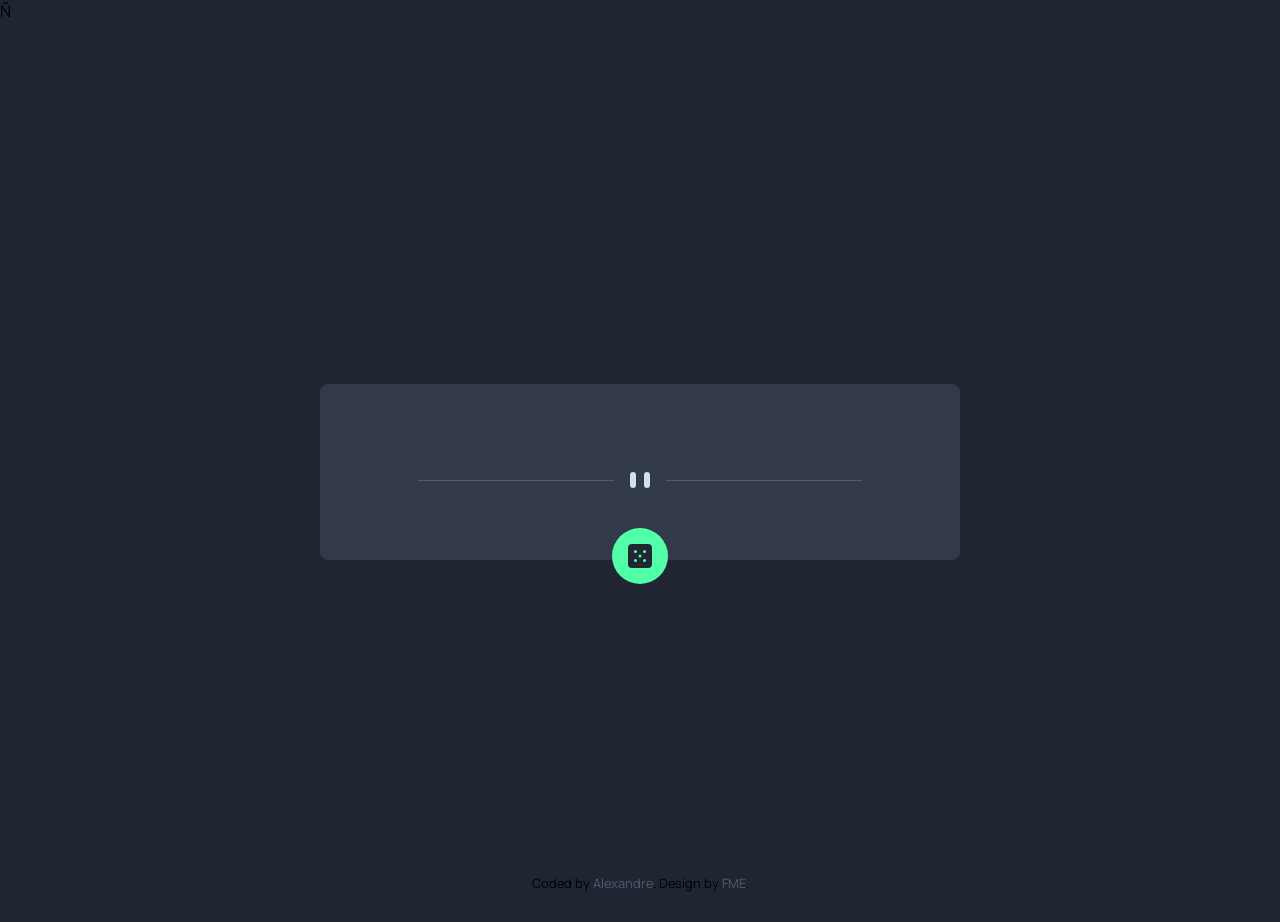
<file: adviceAPI-generator/index.html>
<!DOCTYPE html>
<html lang="en">
    <head>
        <meta charset="UTF-8" />
        <meta name="viewport" content="width=device-width, initial-scale=1.0" />
        <meta http-equiv="X-UA-Compatible" content="ie=edge" />
        <meta name="robots" content="index, follow" />
        <meta name="author" content="Alexandre Cumplido Bou" />
         <meta name="Description" content="Advice generator app" />
        <meta name="keywords" content="HTML, CSS, JavaScript" />
        <link rel="icon" type="image/svg" sizes="32x32" href="./images/icon-dice.svg"/>
        <link rel="stylesheet" href="./styles/main.css"/>
        <script defer src="./scripts/script.js"></script>
        <title>Advice generator App</title>Ñ
    </head>
    <body>
        <main>
            <article class="advice">
                <h2 class="advice-id"></h2>
                <p class="advice-text"></p>
                <div class="divider"></div>
                <button class="advice-btn"></button>
            </article>
        </main>
        <footer class="attribution"> Coded by <a href="https://www.linkedin.com/in/alexandrecb" target="_blank">Alexandre</a>. 
        Design by <a href="https://www.frontendmentor.io/" target="_blank">FME</a>.
        </footer>
    </body>
</html>
</file>
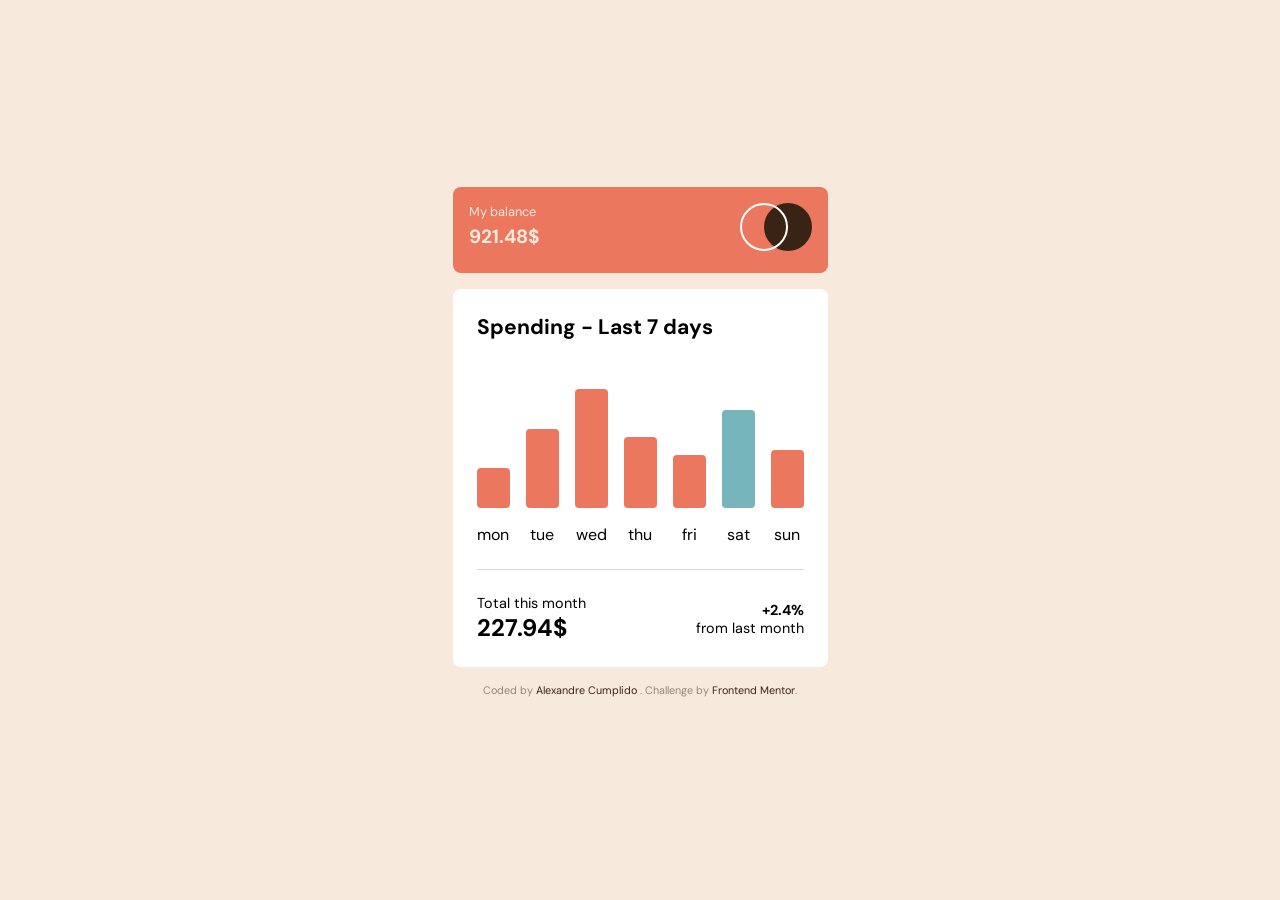
<file: bar-chart/index.html>
<!DOCTYPE html>
  <html lang="en">
    <head>
        <meta charset="UTF-8">
        <meta name="viewport" content="width=device-width, initial-scale=1.0" />
        <meta http-equiv="X-UA-Compatible" content ="ie=edge" /> 
        <meta name="author" content="Alexandre Cumplido Bou" />
        <meta name="description" content="Bar chart component" />
        <link rel="icon" type="image/png" sizes="32x32" href="./images/logo.svg" />
        <link rel="stylesheet" href="./styles/main.css" />
        <title>Bar chart component</title>
    </head>
    <body>
      <main>
        <section class="chart-component">
          <div class="balance">
            <div class="balance-text">
              <span>My balance</span>
              <span>921.48$</span>
            </div>
            <div class="logo">
              <svg width="72" height="48" viewBox="0 0 72 48" xmlns="http://www.w3.org/2000/svg"><g fill="none" fill-rule="evenodd"><circle fill="#382314" cx="48" cy="24" r="24"/><circle stroke="#FFF" stroke-width="2" cx="24" cy="24" r="23"/></g></svg>
            </div>
          </div>
          <div class="chart-wrapper">
            <h3>Spending - Last 7 days</h2>
            <div class="bar-chart">
              <div class="bar-wrapper">
              </div>
              <div class="day-wrapper">
              </div>
            </div>
            <div class="bar-stats">
              <div class="stats-total">
                <span> Total this month</span>
                <span class="stats-total-span"></span>    
              </div>
              <div class="stats-relative">
                <span>+2.4%</span>
                <span>from last month</span>    
              </div>
            </div>
          </div>
        </section> 
      </main>
      <footer>
        Coded by 
        <a href="https://www.linkedin.com/in/alexandrecb" target="_blank">Alexandre Cumplido </a>. 
        Challenge by
        <a href="https://www.frontendmentor.io/" target="_blank">Frontend Mentor</a>.
      </footer>
      <script src="./scripts/script.js"></script>
    </body>
  </html>
</file>
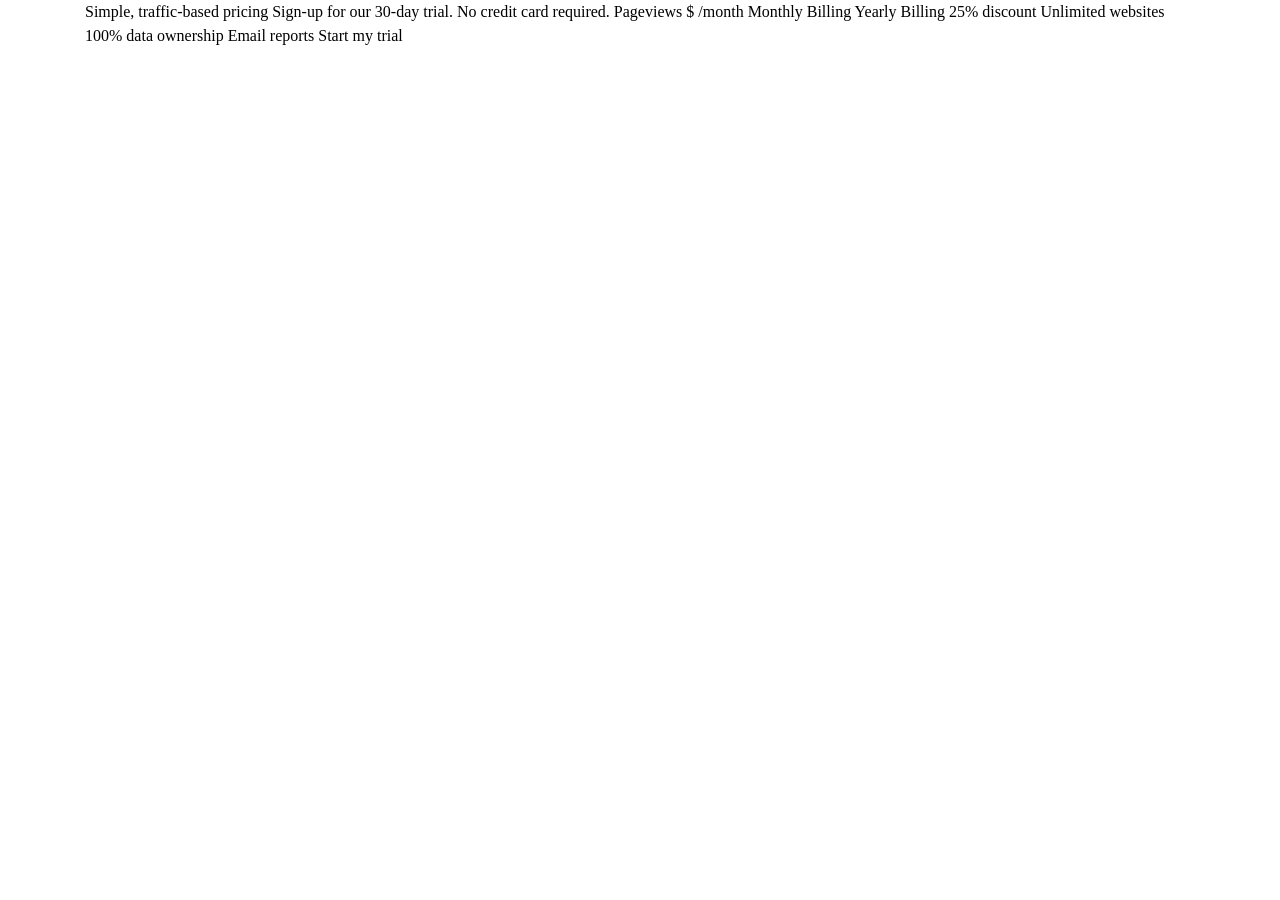
<file: baselineProject/index.html>
<!DOCTYPE html>
<html lang="en">
    <head>
        <meta charset="UTF-8" />
        <meta name="viewport" content="width=device-width, initial-scale=1.0" />
        <meta http-equiv="X-UA-Compatible" content="ie=edge" />
        <meta name="robots" content="index, follow" />
        <meta name="language" content="english" /> 
        <meta name="author" content="Alexandre Cumplido Bou" />
        <meta name="description" content="Baseline project" />
        <meta nem="keywords" content="Baseline project" />
        <link rel="icon" type="image/png" sizes="32x32" href="./images/favicon-32x32.png" />
        <link rel="stylesheet" href="./styles/main.css"/>
        <title>Interactive price component</title>
    </head>
    <body>
        <main>
              Simple, traffic-based pricing
  Sign-up for our 30-day trial. No credit card required. 

  Pageviews
  $ /month

  Monthly Billing
  Yearly Billing 25% discount

  Unlimited websites
  100% data ownership
  Email reports

  Start my trial
        </main>
        <script src="./scripts/script.js"></script>
    </body>
</html>
</file>
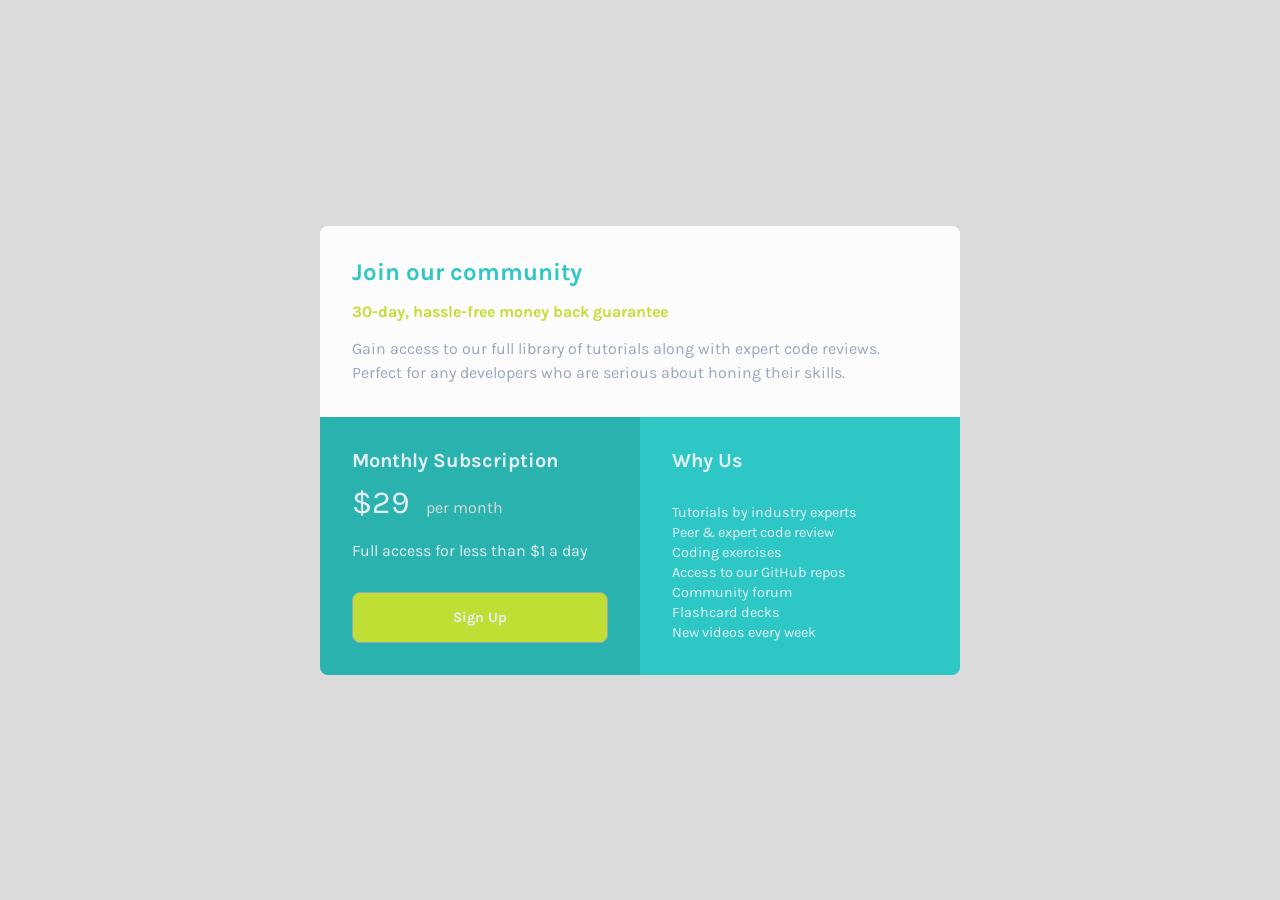
<file: card-component/index.html>
<!DOCTYPE html>
<html lang="en">
  <head>
    <meta charset="UTF-8">
    <meta name="viewport" content="width=device-width, initial-scale=1.0" />
    <meta http-equiv="X-UA-Compatible" content ="ie=edge" /> 
    <meta name="author" content="Alexandre Cumplido Bou">
    <meta name="description" content="Single price grid component">
    <link rel="stylesheet" href="./styles/main.css" />
    <link rel="icon" type="image/png" sizes="32x32" href="./images/favicon-32x32.png" />
    <title>Single Price Grid Component</title>
  </head>
  <body>
    <main class="container">
      <article class="card">
        <h1>Join our community</h1>
        <p>30-day, hassle-free money back guarantee</p>
        <p>Gain access to our full library of tutorials along with expert code reviews. Perfect for any developers who are serious about honing their skills.</p>
      </article>
      <article class="card">
        <div class="card__description">
          <h2>Monthly Subscription</h2>
          <p><span>&dollar;29</span>per month</p>
          <p> Full access for less than &dollar;1 a day</p>
        </div>
        <button class="card__button">Sign Up</button>
      </article>
      <article class="card">
        <h2>Why Us</h2>
        <ul class="card__list">
          <li>Tutorials by industry experts</li>
          <li>Peer &amp; expert code review</li>
          <li>Coding exercises</li>
          <li>Access to our GitHub repos</li>
          <li>Community forum</li>
          <li>Flashcard decks</li>
          <li>New videos every week</li>
        </ul>
      </article>
    </main>
  </body>
</html>
</file>
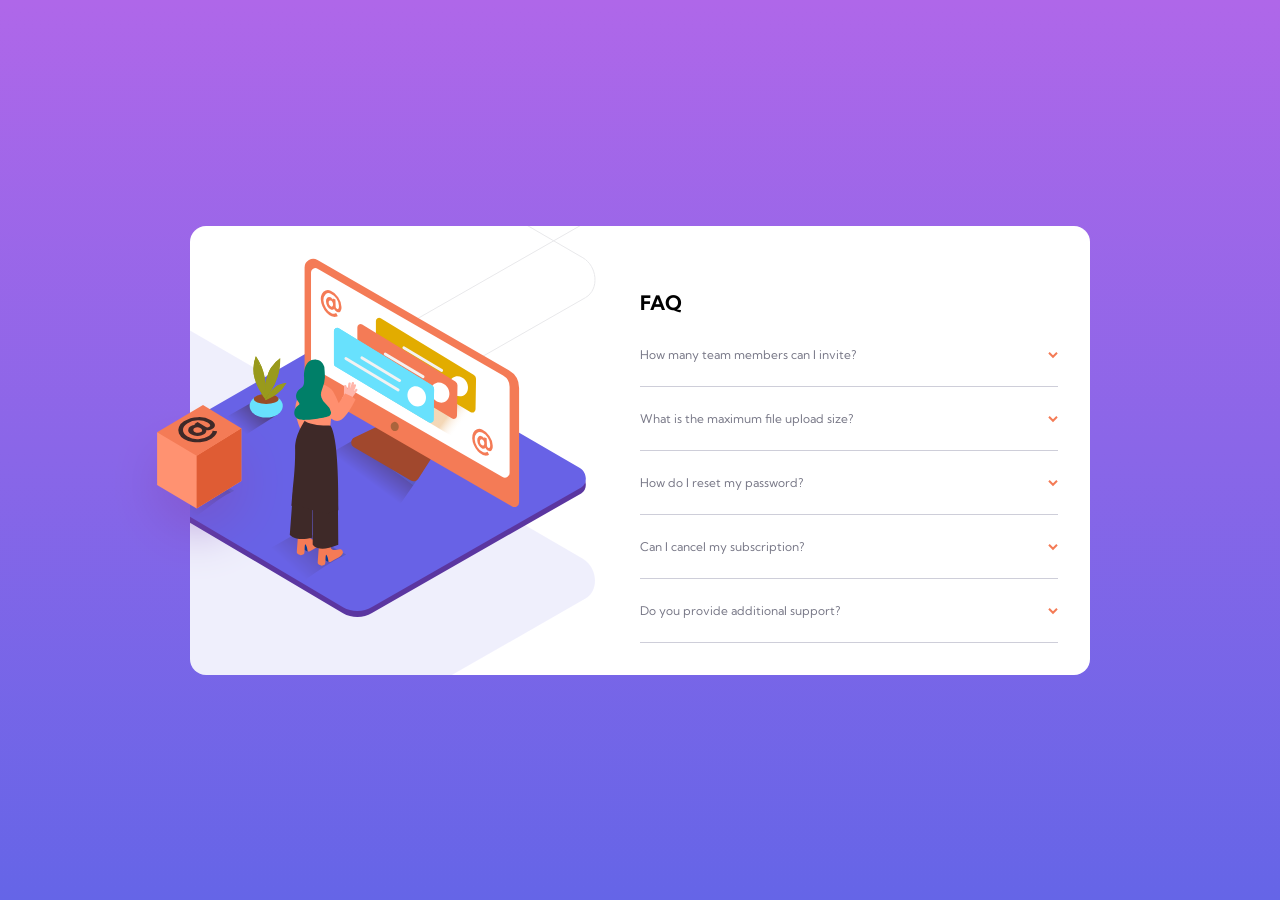
<file: faq-accordion/index.html>
<!DOCTYPE html>
<html lang="en">
    <head>
        <meta charset="UTF-8" />
        <meta name="viewport" content="width=device-width, initial-scale=1.0" />
        <meta http-equiv="X-UA-Compatible" content ="ie=edge" /> 
        <meta name="description" content="Accordion FAQ component" />
        <meta name="author" content="Alexandre Cumplido" />
        <title>Accordion FAQ</title>
        <link rel="stylesheet" href="./styles/main.css" />
        <link rel="icon" type="image/png" sizes="32x32" href="./images/favicon-32x32.png" />
    </head> 
    <body> 
        <a class="skip-link" href="#main__content">skip to content</a> 
        <section class="accordion">
            <div class="accordion-text-wrapper">
                <h1>FAQ</h1>
                <ul id="main__content" class="accordion-list" aria-live="off"> <!-- aria-live in case dynamic content-->
                    <li class="accordion__item" aria-expanded="false" aria-label="interactive accordion item" tabindex="0">
                        <p class="accordion-title">How many team members can I invite?</p>
                        <p class="accordion-text">You can invite up to 2 additional users on the Free plan. There is no limit on team members for the Premium plan.</p>
                    </li>
                    <li class="accordion__item" aria-expanded="false" aria-label="interactive accordion item" tabindex="0">
                        <p class="accordion-title">What is the maximum file upload size?</p>
                        <p class="accordion-text"> No more than 2GB. All files in your account must fit your allotted storage space.</p>
                    </li>
                    <li class="accordion__item" aria-expanded="false" aria-label="interactive accordion item" tabindex="0">
                        <p class="accordion-title">How do I  reset my password?</p>
                        <p class="accordion-text">Click “Forgot password” from the login page or “Change password” from your profile page. A reset link will be emailed to you.</p>
                    </li>
                    <li class="accordion__item" aria-expanded="false" aria-label="interactive accordion item" tabindex="0">
                        <p class="accordion-title">Can I cancel my subscription?</p>
                        <p class="accordion-text">Yes! Send us a message and we’ll process your request no questions asked.</p>
                    </li>
                    <li class="accordion__item" aria-expanded="false" aria-label="interactive accordion item" tabindex="0">
                        <p class="accordion-title">Do you provide additional support?</p>
                        <p class="accordion-text">Chat and email support is available 24/7. Phone lines are open during normal business hours.
                    </li>
                </ul>
            </div>
        </section>
        <script src="./scripts/script.js"></script>
    </body>
</html>
</file>
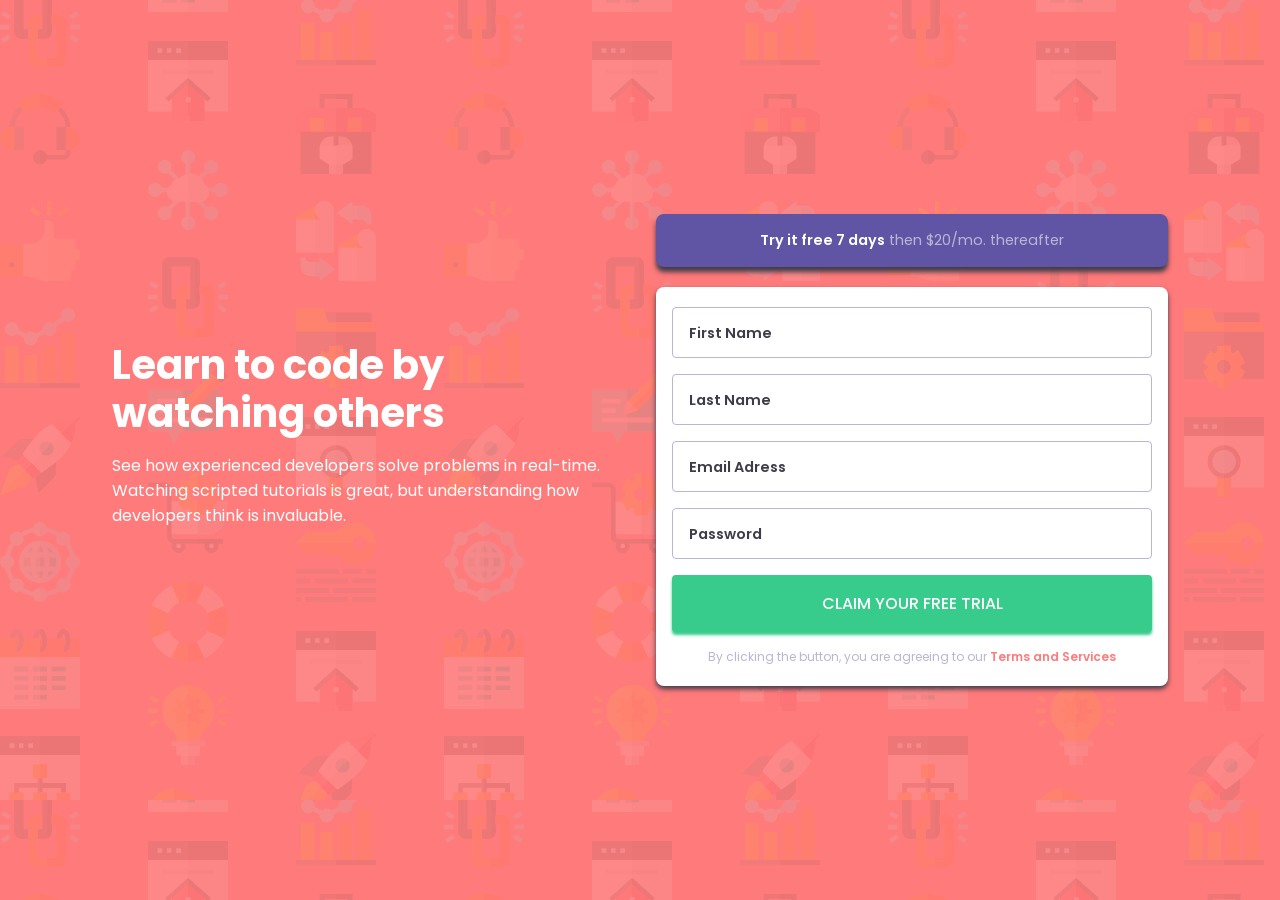
<file: form-validation/index.html>
<!DOCTYPE html>
<html lang="en">
    <head>
        <meta charset="UTF-8" />
        <meta name="viewport" content="width=device-width, initial-scale=1.0" />
        <meta http-equiv="X-UA-Compatible" content ="ie=edge" /> 
        <meta name="author" content="Alexandre Cumplido Bou" />
        <meta name="description" content="JavaScript form validation component" />
        <link rel="icon" type="image/png" sizes="32x32" href="./images/favicon-32x32.png" />
        <link rel="stylesheet" href="./styles/main.css" />
        <title>Form component</title>
    </head>
    <body>
        <main>  
            <section class="form-component">
                <div class="text-content">
                    <h2>
                        <span>
                            Learn to code by watching others
                        </span>
                        <span>
                            See how experienced developers solve problems in real-time. Watching scripted tutorials is great, but understanding how developers think is invaluable.
                        </span>
                    </h2>
                </div>
                <div class="form-wrapper">
                    <div class="banner">
                        <p>
                            <span>Try it free 7 days</span> 
                            then $20/mo. thereafter
                        </p>
                    </div>
                    <form class="form" novalidate>    
                        <fieldset>
                            <label for="firstName" class="hidden">First Name</label>
                            <input type="text" id="firstName" name="first_name" placeholder="First Name" autocomplete="on"/>
                            <span class="errorFirstName"></span>
                            <label for="firstName" class="hidden">Last Name</label>
                            <input type="text" id="lastName" name="last_name" placeholder="Last Name"  autocomplete="on"/>
                            <span class="errorLastName"></span> 
                            <label for="firstName" class="hidden">Email</label>
                            <input type="email" id="emailAdress" name="email_adress" placeholder="Email Adress" autocomplete="on"/>
                            <span class="errorEmail" aria-live="polite"></span>
                            <label for="firstName" class="hidden">Password</label>
                            <input type="password" id="password" name="password" placeholder="Password"  autocomplete="on"/>    
                            <span class="errorPassword" aria-live="polite"></span> 
                        </fieldset>
                        <button class="btn-submit" type="submit">Claim your free trial</button>
                        <span class="policy">By clicking the button, you are agreeing to our <span>Terms and Services</span></span>
                    </form>
                </div>
            </section> 
        </main> 
        <script src="./scripts/script.js"></script>
    </body>
</html>
</file>
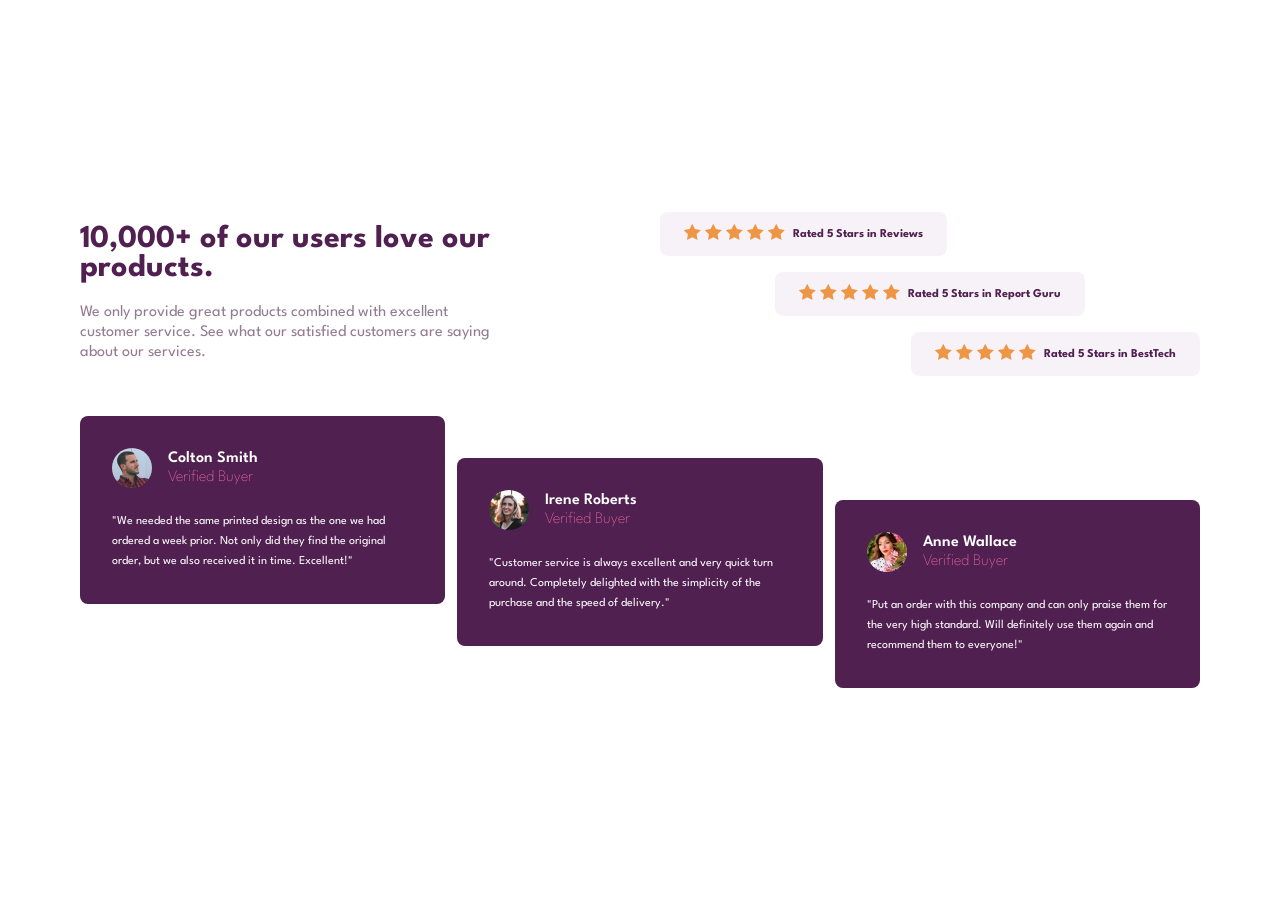
<file: grid-section/index.html>
<!DOCTYPE html>
<html lang="en">
  <head>
    <meta charset="UTF-8" />
    <meta name="viewport" content="width=device-width, initial-scale=1.0" />
    <meta http-equiv="X-UA-Compatible" content="ie=edge" /> 
    <meta name="author" content="Alexandre Cumplido Bou" />
    <meta name="description" content="Responsive grid" />
    <title>Grid social proof section</title>
    <link rel="stylesheet" href="./styles/main.css" />
    <link rel="icon" type="image/png" sizes="32x32" href="./images/favicon-32x32.png" />
  </head>
  <body>
    <main class="container">
      <div class="description">
        <h1>10,000+ of our users love our products.</h1>
        <p>
        We only provide great products combined with excellent customer service.
        See what our satisfied customers are saying about our services.
        </p>  
      </div>
      <div class="rating__section">
        <div class="rating__component">
          <div class="rating__component__stars">
            <img src="./images/icon-star.svg" alt="rating star" />
            <img src="./images/icon-star.svg" alt="rating star" />
            <img src="./images/icon-star.svg" alt="rating star" />
            <img src="./images/icon-star.svg" alt="rating star" />
            <img src="./images/icon-star.svg" alt="rating star" />
          </div>
          <p>Rated 5 Stars in Reviews</p>
        </div>
        <div class="rating__component">
          <div class="rating__component__stars">
            <img src="./images/icon-star.svg" alt="rating star" />
            <img src="./images/icon-star.svg" alt="rating star" />
            <img src="./images/icon-star.svg" alt="rating star" />
            <img src="./images/icon-star.svg" alt="rating star" />
            <img src="./images/icon-star.svg" alt="rating star" />
          </div>
          <p>Rated 5 Stars in Report Guru</p>
        </div>
        <div class="rating__component">
          <div class="rating__component__stars">
            <img src="./images/icon-star.svg" alt="rating star" />
            <img src="./images/icon-star.svg" alt="rating star" />
            <img src="./images/icon-star.svg" alt="rating star" />
            <img src="./images/icon-star.svg" alt="rating star" />
            <img src="./images/icon-star.svg" alt="rating star" />
          </div>
          <p>Rated 5 Stars in BestTech</p>
        </div>
      </div>
      <div class="cards__section">
        <section class="card">
          <div class="card__avatar">
          
              <img src="./images/image-colton.jpg" alt="user avatar" />
            
            <div class="card__avatar__info">
              <h2>
                <span>Colton Smith</span>
                <span>Verified Buyer</span>
              </h2>
            </div>
          </div>
          <p class="card__description"> 
          "We needed the same printed design as the one we had ordered a week prior.
          Not only did they find the original order, but we also received it in time.
          Excellent!"
          </p>
        </section>
        <section class="card">
          <div class="card__avatar">

              <img src="./images/image-irene.jpg" alt="user avatar" />
       
            <div class="card__avatar__info">
              <h2>
                <span>Irene Roberts</span> 
                <span>Verified Buyer</span>
              </h2>
            </div>
          </div>
          <p class="card__description"> 
          "Customer service is always excellent and very quick turn around. Completely
          delighted with the simplicity of the purchase and the speed of delivery."
          </p>
        </section>
        <section class="card">
          <div class="card__avatar">
  
              <img src="./images/image-anne.jpg" alt="user avatar" />
         
            <div class="card__avatar__info">
              <h2>
                <span>Anne Wallace</span>
                <span>Verified Buyer</span>
              </h2>
            </div>
          </div>
           <p class="card__description"> 
          "Put an order with this company and can only praise them for the very high
          standard. Will definitely use them again and recommend them to everyone!"
          </p>
        </section>
      </div>
    </main>
  </body>
</html>
</file>
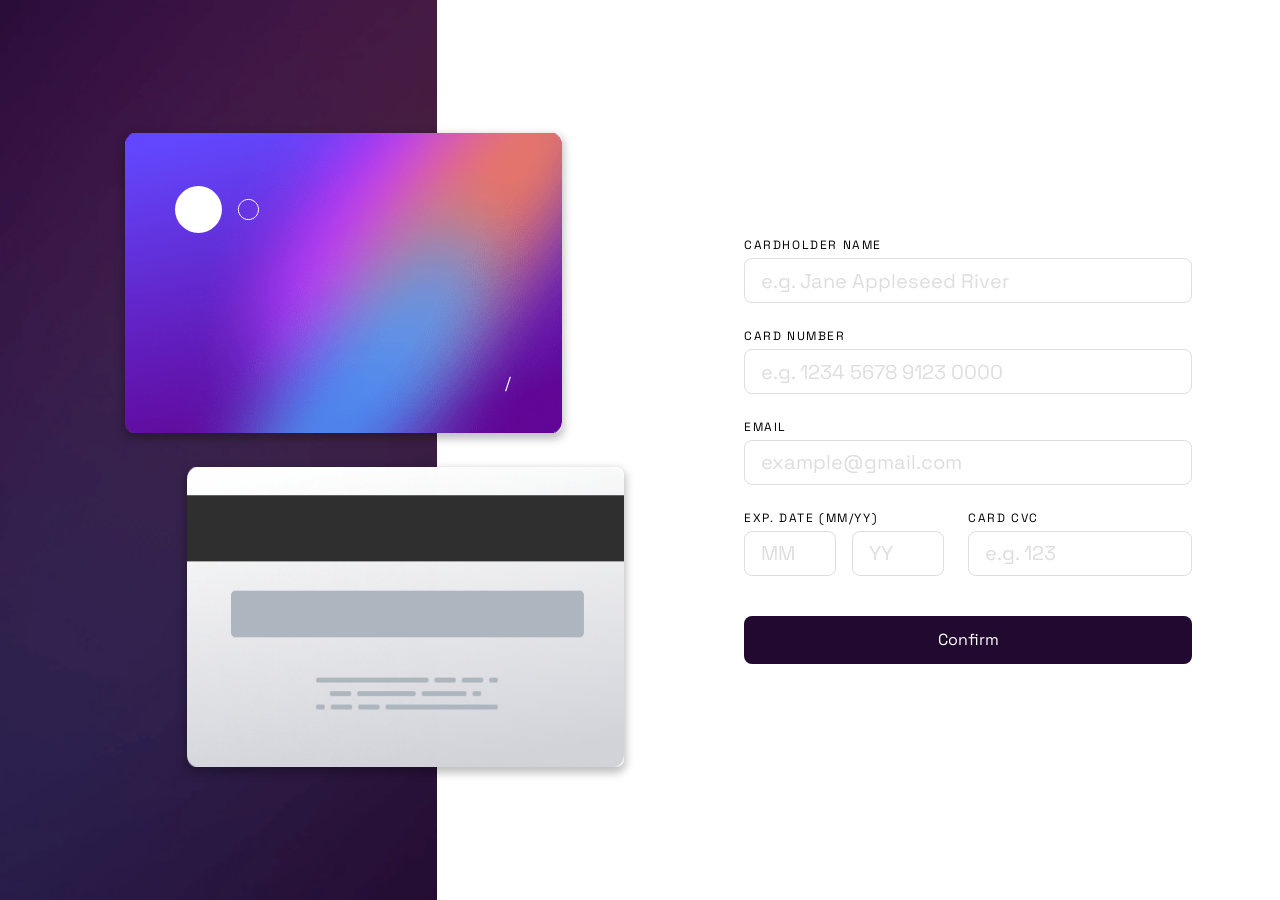
<file: interactive-card-form/index.html>
<!DOCTYPE html>
<html lang="en">
    <head>
        <meta charset="UTF-8" />
        <meta name="viewport" content="width=device-width, initial-scale=1.0" />
        <meta http-equiv="X-UA-Compatible" content="ie=edge" />
        <meta name="robots" content="index, follow" />
        <meta name="author" content="Alexandre Cumplido Bou" />
        <meta name="description" content="Interactive card form validation with curtom Regex" />
        <meta name="keywords" content="HTML5, CSS3, JavaScript, Regular Expression" />
        <link rel="icon" type="image/png" sizes="32x32" href="./images/icon-complete.svg" />
        <link rel="stylesheet" href="./styles/main.css"/>
        <title>Checkout payment form</title>
    </head>
    <body>
        <main>
            <section class="card">
                <div class="card__background"></div>
                <div class="card__back">
                    <img class="card__img" src="./images/bg-card-back.png" alt="card back details">
                    <p id="detail-cvc" class="card__detail card__cvc"></p>
                </div>
                <div class="card__front">
                    <img class="card__img" src="./images/bg-card-front.png" alt="card front details">
                    <img class="card__logo" src="./images/card-logo.svg" alt="card logo">
                    <p class="card__number card__detail" id="detail-number"></p>
                    <p class="card__cardholder card__detail" id="detail-cardholder"></p>
                    <div class="card-detail-wrapper">
                        <p class="card__month card__detail" id="detail-month"></p>
                        <p class="card__year card__detail" id="detail-year"></p>
                    </div>
                </div>
            </section>
            <section class="form-wrapper">
                <form name="form-card" class="form-card">
                    <div class="control-wrapper">
                        <label for="card-cardholder" class="form__label">cardholder name</label>
                        <input id="card-cardholder" class="form__input" type="text" placeholder="e.g. Jane Appleseed River">
                        <p class="hidden form__error" id="error-cardholder"></p>
                    </div>
                     <div class="control-wrapper">
                        <label for="card-number" class="form__label">card number</label>
                        <input id="card-number" class="form__input" type="number" placeholder="e.g. 1234 5678 9123 0000">
                        <p class="hidden form__error" id="error-number"></p>
                    </div>
                     <div class="control-wrapper">
                        <label for="card-email" class="form__label">email</label>
                        <input id="card-email" class="form__input" type="email" placeholder="example@gmail.com">
                        <p class="hidden form__error" id="error-email"></p>
                    </div>
                    <div class="control-wrapper-row">
                        <div class="control-wrapper first-row">
                            <label for="card-month" class="form__label">Exp. Date (MM/YY)</label>
                            <div class="wrapper-date">
                                <input id="card-month" class="form__input input__date" type="number" placeholder="MM">
                                <input id="card-year" class="form__input input__date" type="number" placeholder="YY">
                            </div>
                            <p class="hidden form__error" id="error-month"></p>
                            <p class="hidden form__error" id="error-year"></p>
                        </div>
                        <div class="control-wrapper second-row">
                            <label for="card-cvc" class="form__label">card cvc</label>
                            <input id="card-cvc" class="form__input input__cvc" type="number" placeholder="e.g. 123">
                            <p class="hidden form__error" id="error-cvc"></p>
                        </div>
                    </div>
                    <button id="form-button" type="submit" class="submit__button">Confirm</button> 
                </form>
                    <div id="modal" class="modal hidden">
                        <img src="./images/icon-complete.svg" alt="Icon complete">
                        <div class="text-wrapper">
                            <p>Thank you</p>
                            <p>We’ve added your card details</p>
                        </div>
                        <button id="modal-continuation" class="submit__button">continue</button>
                    </div>
            </section>
        </main>
        <script src="./scripts/script.js"></script>
    </body>
</html>
</file>
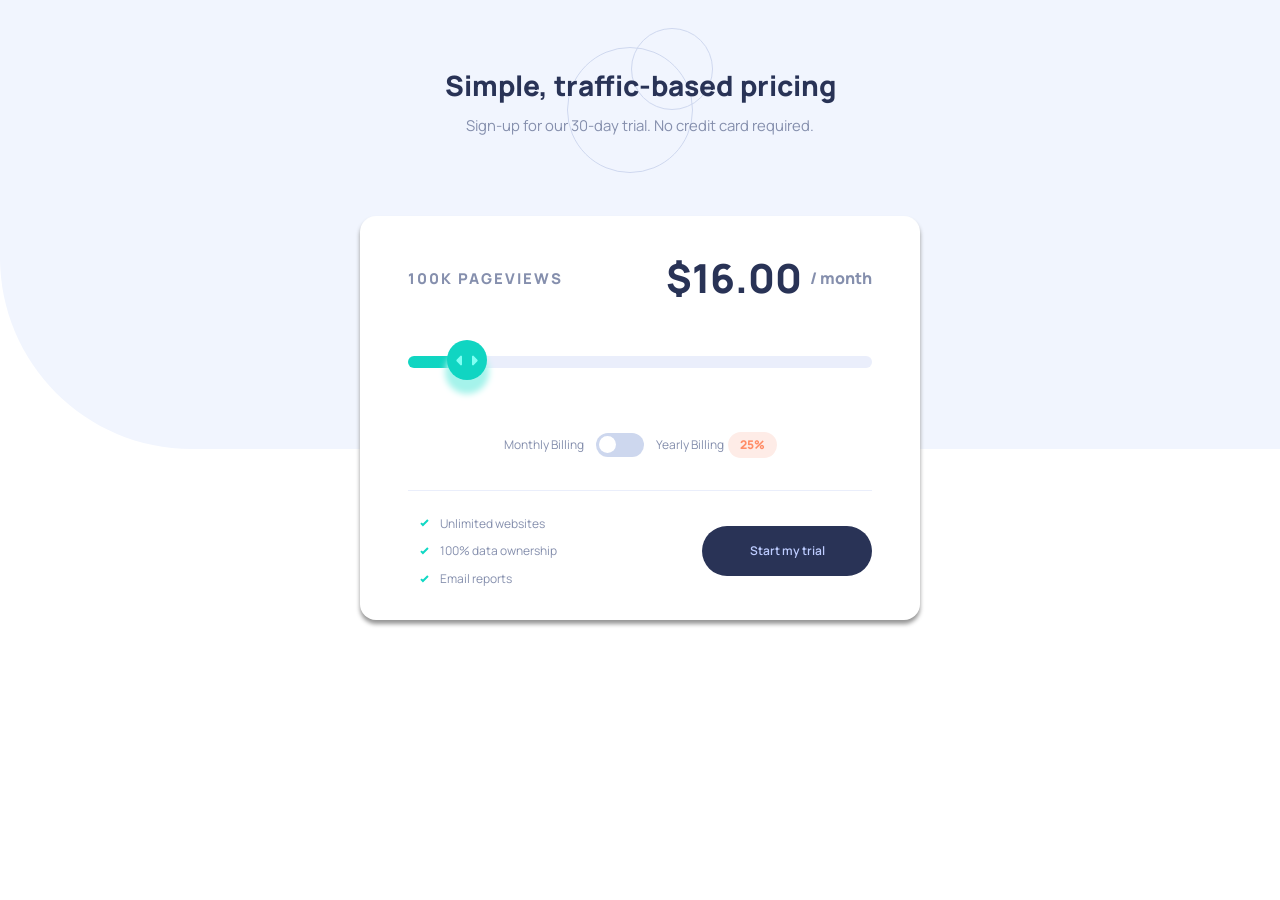
<file: interactive-pricing/index.html>
<!DOCTYPE html>
<html lang="en">
    <head>
        <meta charset="UTF-8" />
        <meta name="viewport" content="width=device-width, initial-scale=1.0" />
        <meta http-equiv="X-UA-Compatible" content="ie=edge" />
        <meta name="robots" content="index, follow" />
        <meta name="author" content="Alexandre Cumplido Bou" />
        <meta name="description" content="Interactive price component with Input Range fully customized via plain JavaScript." />
        <meta name="keywords" content="HTML, CSS, JavaScript" />
        <link rel="icon" type="image/png" sizes="32x32" href="./images/icon-check.svg" />
        <link rel="stylesheet" href="./styles/main.css"/>
        <script defer src="./scripts/script.js"></script>
        <title>Interactive price component</title>
    </head>
    <body>
        <main>
            <div class="title-wrapper">
                <h1>Simple, traffic-based pricing</h1>
                <p>Sign-up for our 30-day trial. No credit card required.</p>
            </div>
            <section class="card">
                <div class="card__range">
                    <h2 class="card__views"></h2> 
                    <label class="visually-hidden" for="views"></label> 
                    <input type="range" id="views" class="card__input" name="views" value="100000" min="10000" max="1000000" step="10000">
                    <div class="card__cost">
                        <span class="card__price"></span>
                        <span class="card__period">/ month</span>
                    </div>
                    <div class="card__toggle">
                        <span>Monthly Billing</span>
                        <button type="button" id="btn__toggle" class="btn__toggle btn__toggle--month" aria-pressed="false"><span class="visually-hidden">Toggle button</span></button>
                        <span>Yearly Billing <span class="card__discount"></span></span>
                    </div>
                </div>
                <div class="card__submit">
                    <ul>
                        <li>Unlimited websites</li>
                        <li>100% data ownership</li>
                        <li>Email reports</li>
                    </ul>
                    <button class="button__submit" type="button">Start my trial</button>
                </div>
            </section>
        </main>
    </body>
</html>
</file>
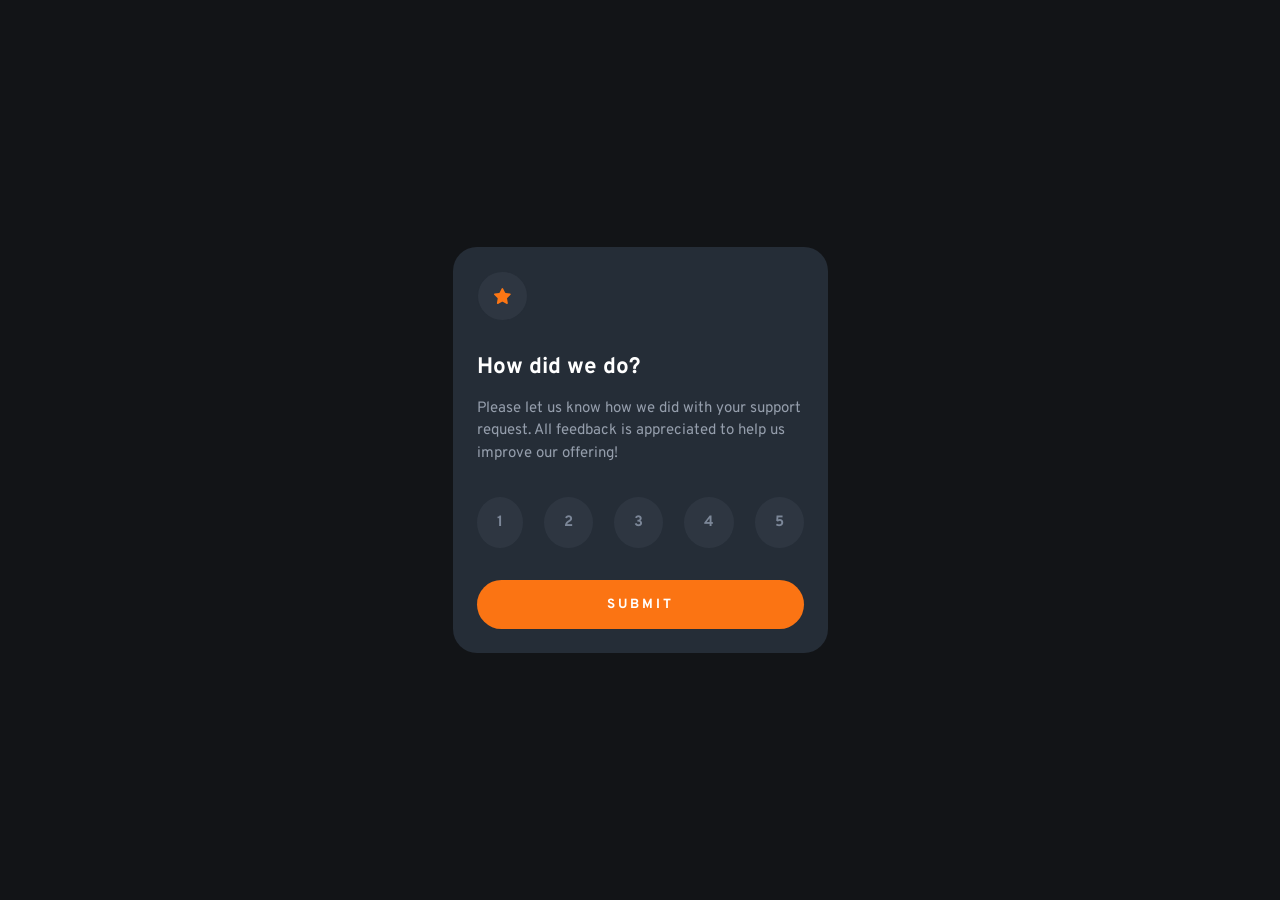
<file: rating-modal/index.html>
<!DOCTYPE html>
<html lang="en">
  <head>
    <meta charset="UTF-8" />
    <meta name="viewport" content="width=device-width, initial-scale=1.0" />
    <meta http-equiv="X-UA-Compatible" content="ie=edge" /> 
    <meta name="author" content="Alexandre Cumplido Bou" />
    <meta name="description" content="Interactive rating component" />
    <title>Interactive rating component</title>
    <link rel="stylesheet" href="./styles/main.css" />
    <link rel="icon" type="image/png" sizes="32x32" href="./images/favicon-32x32.png" />
  </head>
  <body>
    <main>
      <div class="modal first_modal show">
        <div class="modal-content">
          <div class="logo">
            <img src="./images/icon-star.svg" title="Star logo" alt="Star logo" />
          </div>
          <div class="modal__text">
            <h2 class="modal__heading">
              How did we do?
            </h2>
            <p class="modal__description">
              Please let us know how we did with your support request. All feedback is appreciated 
              to help us improve our offering!
            </p>
          </div>
          <form class="form">
            <fieldset>
              <input type="radio" id="1" name="radio-rate" value="1" />
              <label for="1">1</label>
              <input type="radio" id="2" name="radio-rate" value="2" />
              <label for="2">2</label>
              <input type="radio" id="3" name="radio-rate" value="3" />
              <label for="3">3</label>
              <input type="radio" id="4" name="radio-rate" value="4" />
              <label for="4">4</label>
              <input type="radio" id="5" name="radio-rate" value="5" />
              <label for="5">5</label>
              </label>
            </fieldset>
            <button type="submit" class="btn-submit">submit</button>
          </form>
        </div>
      </div>
      <div class="modal second_modal">
        <div class="modal-content">
          <div class="logo">
            <img src="./images/illustration-thank-you.svg" alt="Payment terminal">
          </div>
          <span class="rate">You selected <span class="rate-info"></span> out of 5</span>
          <div class="modal__text">
            <h2 class="modal__heading">
            Thank you!
            </h2>
            <p class="modal__description">
              We appreciate you taking the time to give a rating. If you ever need more support, 
              don’t hesitate to get in touch!
            </p>
          </div>
        </div>
      </div>
    </main>
      
    <script src="./scripts/script.js"></script>
  </body>
</html>
</file>
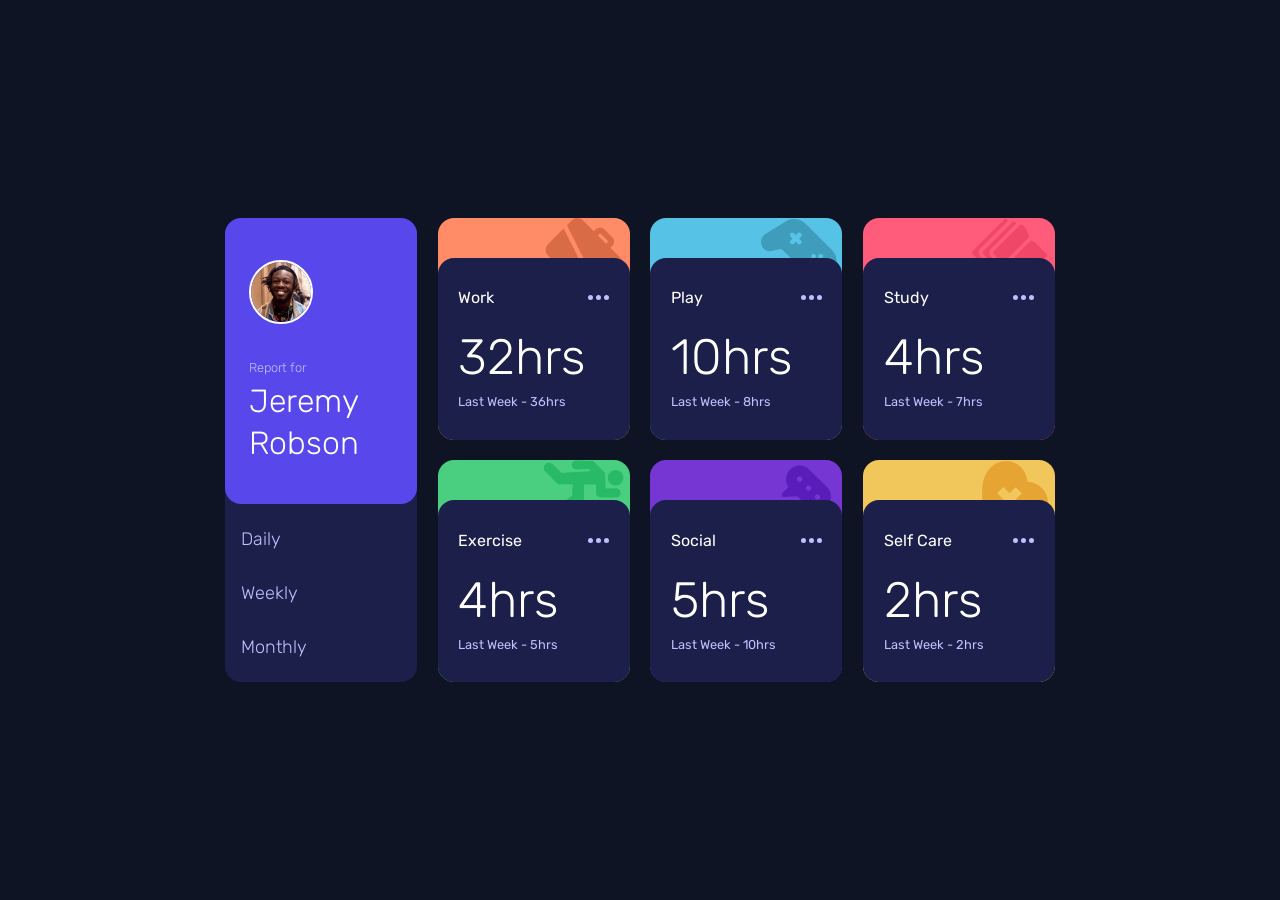
<file: time-dashboard/index.html>
<!DOCTYPE html>
<html lang="en">
    <head>
        <meta charset="UTF-8" />
        <meta name="viewport" content="width=device-width, initial-scale=1.0" />
        <meta http-equiv="X-UA-Compatible" content="ie=edge" /> 
        <meta name="language" content="english" />
        <meta name="author" content="Alexandre Cumplido Bou" />
        <meta name="keywords" content="Dashboard, Json, JavaScript, Grid Layout " />
        <meta name="description" content="Time tracking Dashboard" />
        <meta name="robots" content="index, follow" />
        <title>Time tracking dashboard</title>
        <link rel="stylesheet" href="./styles/main.css" />
        <link rel="icon" type="image/png" sizes="32x32" href="./images/image-jeremy.png" />
    </head>
    <body>
        <main>
            <section class="card-profile">
                <div class="profile-content">
                    <img class="profile-avatar" src="./images/image-jeremy.png" alt="User profile">
                    <h2 class="profile-text">
                        Report for
                        <span class="profile-name">Jeremy <span>Robson</span></span>
                    </h2>
                </div>
                <div class="card-timeframes">
                    <button class="button-timeframe">Daily</buttosn>
                    <button class="button-timeframe">Weekly</button>
                    <button class="button-timeframe">Monthly</button>
                </div>
            </section>
            <section class="card"> 
                <div class="card-content">
                    <header class="card-header">
                        <h2 class="card-title"></h2>
                        <a href="#" class="card-link" aria-label="more info">
                            <img src="./images/icon-ellipsis.svg" alt="More info"/>
                        </a>
                    </header>
                    <div class="card-footer">
                        <span class="card-current-data"></span>
                        <span class="card-previous-data"></span>
                    </div>
                </div>
            </section>
            <section class="card"> 
                <div class="card-content">
                   <header class="card-header">
                        <h2 class="card-title"></h2>
                        <a href="#" class="card-link" aria-label="more info">
                            <img src="./images/icon-ellipsis.svg" alt="More info"/>
                        </a>
                    </header>
                    <div class="card-footer">
                        <span class="card-current-data"></span>
                        <span class="card-previous-data"></span>
                    </div>
                </div>
            </section>
            <section class="card"> 
                <div class="card-content">
                    <header class="card-header">
                        <h2 class="card-title"></h2>
                        <a href="#" class="card-link" aria-label="more info">
                            <img src="./images/icon-ellipsis.svg" alt="More info"/>
                        </a>
                    </header>
                    <div class="card-footer">
                        <span class="card-current-data"></span>
                        <span class="card-previous-data"></span>
                    </div>
                </div>
            </section>
            <section class="card"> 
                <div class="card-content">
                    <header class="card-header">
                        <h2 class="card-title"></h2>
                        <a href="#" class="card-link" aria-label="more info">
                            <img src="./images/icon-ellipsis.svg" alt="More info"/>
                        </a>
                    </header>
                    <div class="card-footer">
                        <span class="card-current-data"></span>
                        <span class="card-previous-data"></span>
                    </div>
                </div>
            </section>
            <section class="card"> 
                <div class="card-content">
                    <header class="card-header">
                        <h2 class="card-title"></h2>
                        <a href="#" class="card-link" aria-label="more info">
                            <img src="./images/icon-ellipsis.svg" alt="More info"/>
                        </a>
                    </header>
                    <div class="card-footer">
                        <span class="card-current-data"></span>
                        <span class="card-previous-data"></span>
                    </div>
                </div>
            </section>
            <section class="card"> 
                <div class="card-content">
                    <header class="card-header">
                        <h2 class="card-title"></h2>
                        <a href="#" class="card-link" aria-label="more info">
                            <img src="./images/icon-ellipsis.svg" alt="More info"/>
                        </a>
                    </header>
                    <div class="card-footer">
                        <span class="card-current-data"></span>
                        <span class="card-previous-data"></span>
                    </div>
                </div>
            </section>
        </main>
        <script src="./script/scripts.js"></script>
    </body>
</html>
</file>
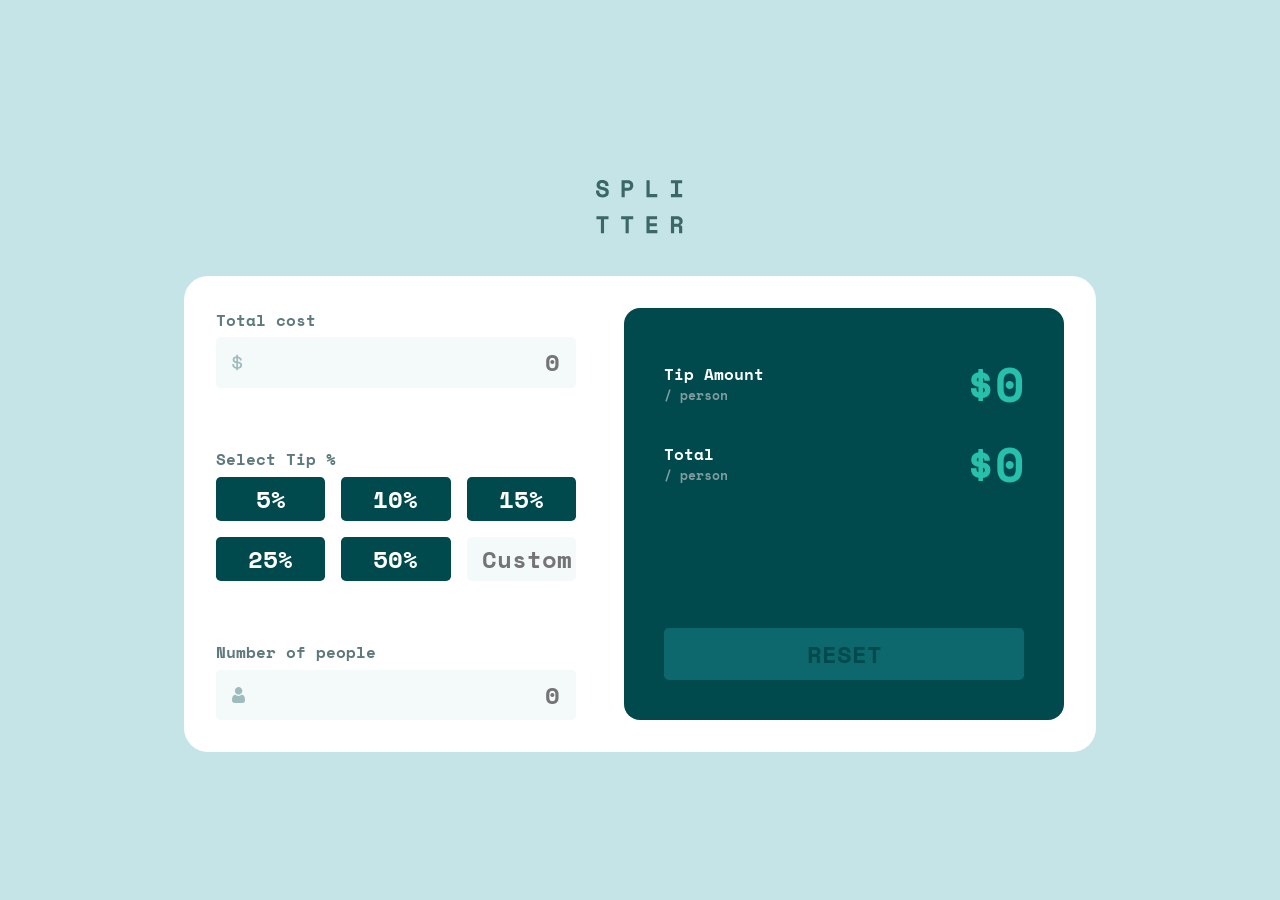
<file: tip-calculator/index.html>
<!DOCTYPE html>
<html lang="en">
    <head>
        <meta charset="UTF-8" />
        <meta name="viewport" content="width=device-width, initial-scale=1.0" />
        <meta http-equiv="X-UA-Compatible" content="ie=edge" />
        <meta name="robots" content="index, follow" />
        <meta name="author" content="Alexandre Cumplido Bou" />
        <meta name="description" content="A tip calculator that allow you to split a bill between people and modify the tip percentage" />
        <meta name="keywords" content="JavaScript, ECMA Script, ES6, HTML5, CSS3, Frontend Mentor, calculator" />
        <link rel="icon" type="image/png" sizes="32x32" href="./images/icon-dollar.svg" />
        <link rel="stylesheet" href="./styles/main.css"/>
        <title>Tip Calculator App</title>
    </head>
    <body>
        <main>
            <form name="form-calculator">
                <div class="control-wrapper">
                    <label class="form__label" for="input-bill">Total cost</label>
                    <p class="error visually-hidden" id="error-bill">This bill looks too high!</p>
                    <input class="form__input-number input-bill input-icon" id="input-bill" type="number" min="0"placeholder="0" />
                </div>
                <fieldset>
                    <legend class="form__label">Select Tip %</legend>
                    <div class="fieldset__controls">
                        <input class="form-radio" type="radio" id="5" name="radio-tip" value="5" />
                        <label class="radio-label" for="5">5%</label>
                        <input class="form-radio" type="radio" id="10" name="radio-tip" value="10" />
                        <label class="radio-label" for="10">10%</label>
                        <input class="form-radio" type="radio" id="15" name="radio-tip" value="15" />
                        <label class="radio-label" for="15">15%</label>
                        <input class="form-radio" type="radio" id="25" name="radio-tip" value="25" />
                        <label class="radio-label" for="25">25%</label>
                        <input class="form-radio" type="radio" id="50" name="radio-tip" value="50" />
                        <label class="radio-label" for="50">50%</label>
                        <input class="form__input-number" id="input-tip" type="number" min="0" placeholder="Custom" />
                        <label class="visually-hidden" for="input-tip">Custom tip</label>
                    </div>
                </fieldset>
                <div class="control-wrapper">
                    <label class="form__label">Number of people</label>
                    <p class="error visually-hidden" id="error-people">Can't be zero</p>
                    <input class="form__input-number input-people input-icon" id="input-people" type="number" min="0" placeholder="0">
                </div>
            </form> 
            <div class="panel">
                <div class="panel-row">
                    <div>
                        <p>Tip Amount <p>
                        <p>/ person</p>  
                    </div>
                    <span class="panel-output" id="printer-tip" ></span>
                </div>
                <div class="panel-row">
                    <div>
                        <p>Total<p>
                        <p>/ person</p>  
                    </div>
                    <span class="panel-output" id="printer-bill"></span>
                </div>
                <button class="btn-reset" id="reset-calculations">reset</button>
            </div>
        </main>
        <script src="./scripts/script.js"></script>
    </body>
</html>
</file>
<file: adviceAPI-generator/styles/main.css>
@import url("./fonts.css");
@import url("./variables.css");
@import url("./global.css");
@import url("./index.css");
</file>
<file: bar-chart/styles/main.css>
@import url("./font.css");
@import url("./variables.css");
@import url("./global.css");
@import url("./index.css");
</file>
<file: baselineProject/styles/main.css>
@import url("./fonts.css");
@import url("./reset.css");
@import url("./index.css");
</file>
<file: card-component/styles/main.css>
@import url("./font.css");
@import url("./variables.css");
@import url("./global.css");
@import url("./index.css");
</file>
<file: faq-accordion/styles/main.css>
@import url("./variables.css");
@import url("./fonts.css");
@import url("./global.css");
@import url("./index.css");
</file>
<file: form-validation/styles/main.css>
@import url("./variables.css");
@import url("./font.css");
@import url("./global.css");
@import url("./index.css");
</file>
<file: grid-section/styles/main.css>
@import url("./variables.css");
@import url("./fonts.css");
@import url("./global.css");
@import url("./index.css");
</file>
<file: interactive-card-form/styles/main.css>
@import url("./fonts.css");
@import url("./reset.css");
@import url("./index.css");
</file>
<file: interactive-pricing/styles/main.css>
@import url("./fonts.css");
@import url("./reset.css");
@import url("./index.css");
</file>
<file: rating-modal/styles/main.css>
@import "./fonts.css";
@import "./variables.css";
@import "./global.css";
@import "./first-modal.css";
@import "./second-modal.css";
@import "./form.css";
</file>
<file: time-dashboard/styles/main.css>
@import url("./fonts.css");
@import url("./variables.css");
@import url("./index.css");
</file>
<file: tip-calculator/styles/main.css>
@import url("./fonts.css");
@import url("./reset.css");
@import url("./index.css");
</file>
